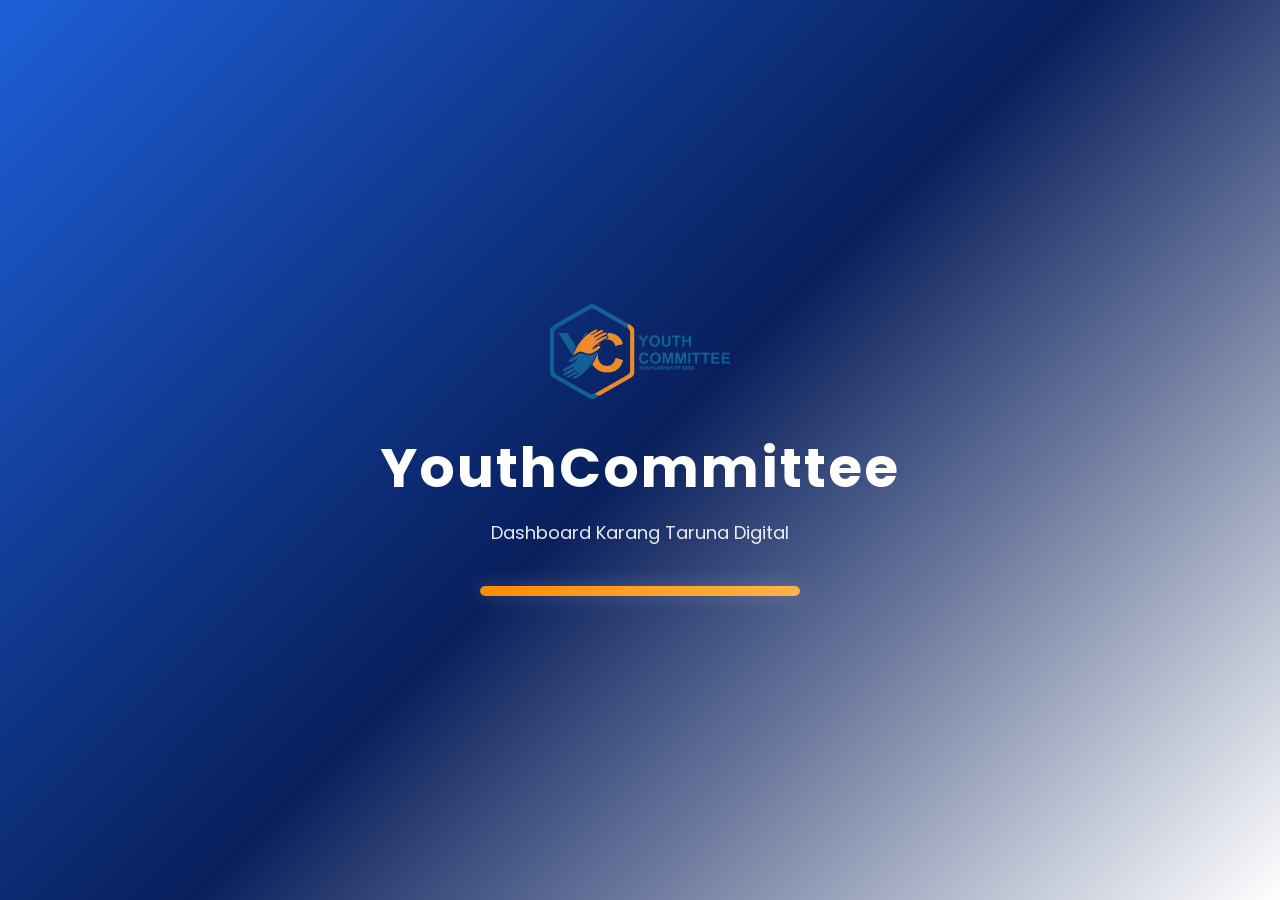
<file: index.html>
<!DOCTYPE html>
<html lang="id">

<head>

    <meta charset="UTF-8">
    <meta name="viewport" content="width=device-width, initial-scale=1.0">

    <title>YouthCommittee</title>

    <link rel="stylesheet" href="css/splash.css">

    <link href="https://fonts.googleapis.com/css2?family=Poppins:wght@300;400;500;600;700&display=swap"
        rel="stylesheet">

</head>

<body>

    <div class="particles"></div>

    <div class="splash-container">

        <div class="logo-box">

            <img src="assets/Logo.png" alt="Logo">

        </div>

        <h1>YouthCommittee</h1>

        <p>
            Dashboard Karang Taruna Digital
        </p>

        <div class="loader">

            <div class="loader-bar"></div>

        </div>

    </div>

    <script src="js/splash.js"></script>

</body>

</html>
</file>
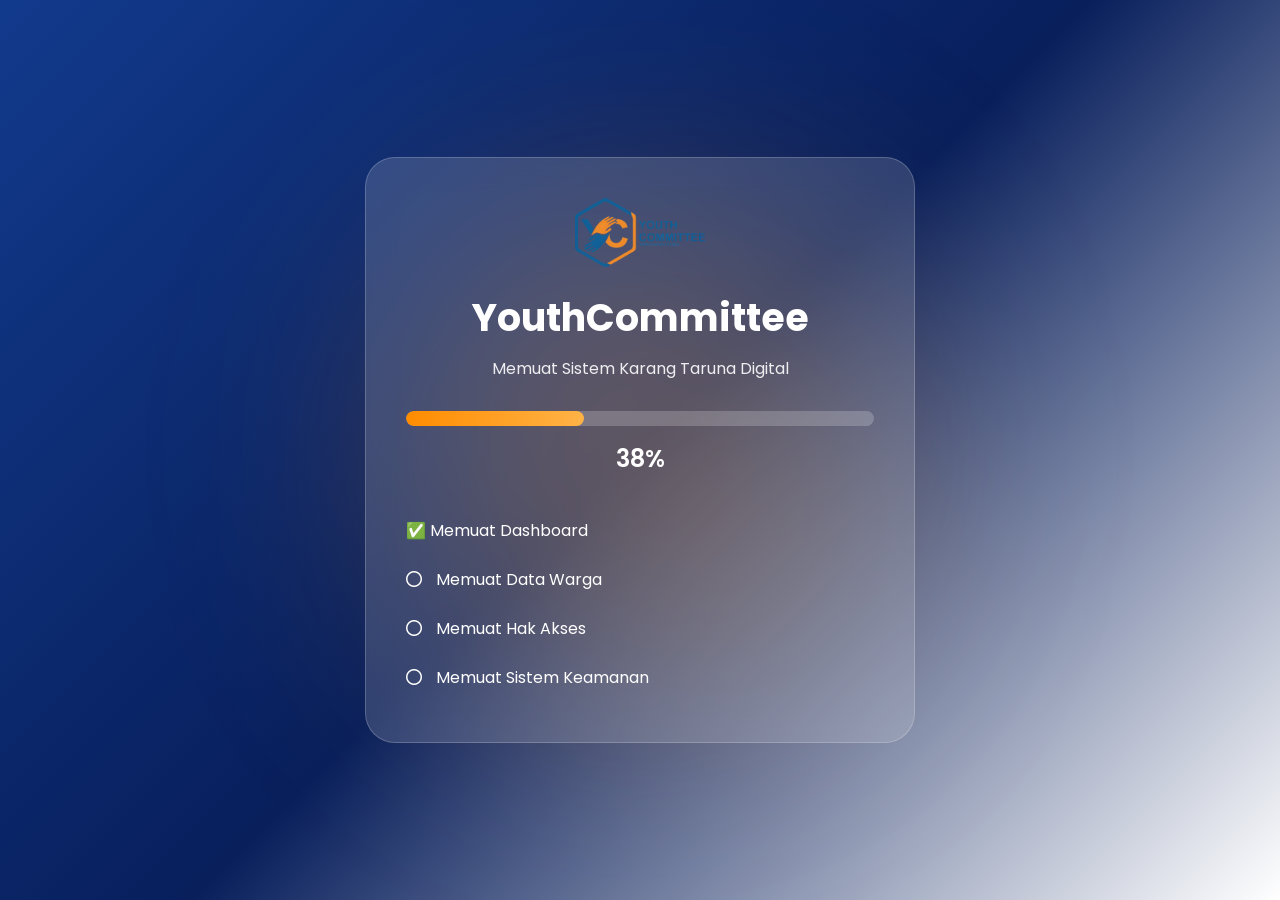
<file: loading.html>
<!DOCTYPE html>
<html lang="id">

<head>

    <meta charset="UTF-8">
    <meta name="viewport" content="width=device-width, initial-scale=1.0">

    <title>Loading System</title>

    <link rel="stylesheet" href="css/loading.css">

    <link href="https://fonts.googleapis.com/css2?family=Poppins:wght@300;400;500;600;700&display=swap"
        rel="stylesheet">

    <link rel="stylesheet" href="https://cdnjs.cloudflare.com/ajax/libs/font-awesome/6.5.1/css/all.min.css">

</head>

<body>

    <div class="background-blur"></div>

    <div class="loading-card">

        <img src="assets/Logo.png" alt="Logo">

        <h1>YouthCommittee</h1>

        <p>
            Memuat Sistem Karang Taruna Digital
        </p>

        <div class="progress-container">

            <div class="progress-bar" id="progressBar">

            </div>

        </div>

        <div id="percent">

            0%

        </div>

        <div class="loading-list">

            <div id="step1">

                <i class="fa-regular fa-circle"></i>

                Memuat Dashboard

            </div>

            <div id="step2">

                <i class="fa-regular fa-circle"></i>

                Memuat Data Warga

            </div>

            <div id="step3">

                <i class="fa-regular fa-circle"></i>

                Memuat Hak Akses

            </div>

            <div id="step4">

                <i class="fa-regular fa-circle"></i>

                Memuat Sistem Keamanan

            </div>

        </div>

    </div>

    <script src="js/loading.js"></script>

</body>

</html>
</file>
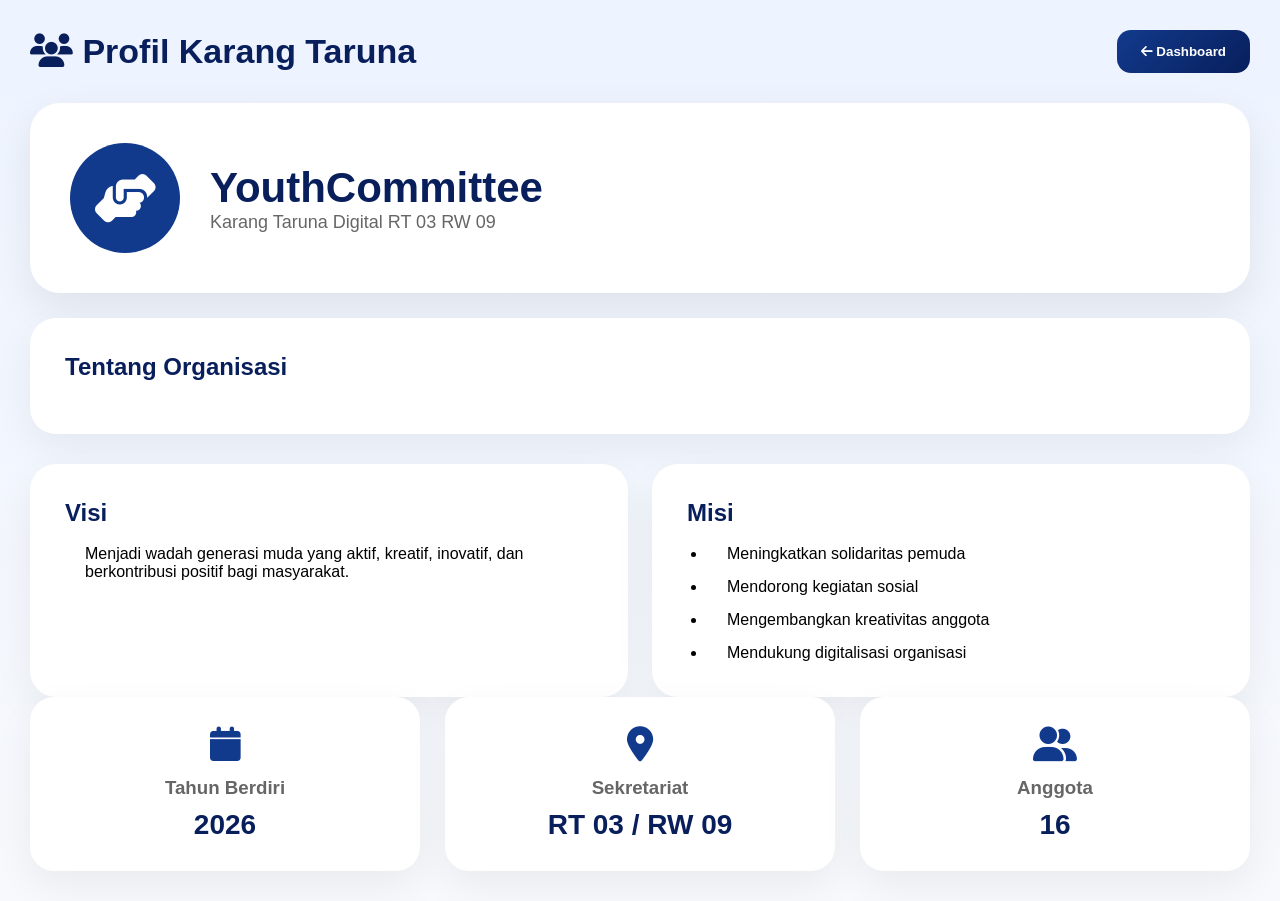
<file: profil.html>
<!DOCTYPE html>
<html lang="id">

<head>
    <meta charset="UTF-8">
    <meta name="viewport" content="width=device-width, initial-scale=1.0">
    <title>Profil Karang Taruna</title>

    <link rel="stylesheet" href="css/profil.css">

    <link rel="stylesheet" href="https://cdnjs.cloudflare.com/ajax/libs/font-awesome/6.5.1/css/all.min.css">
</head>

<body>

    <div class="container">

        <div class="header">
            <h1>
                <i class="fa-solid fa-users"></i>
                Profil Karang Taruna
            </h1>

            <a href="dashboard.html">
                <button class="back-btn">
                    <i class="fa fa-arrow-left"></i>
                    Dashboard
                </button>
            </a>
        </div>

        <div class="hero-card">
            <div class="hero-logo">
                <i class="fa-solid fa-handshake-angle"></i>
            </div>

            <div class="hero-content">
                <h2>YouthCommittee</h2>
                <p>Karang Taruna Digital RT 03 RW 09</p>
            </div>
        </div>

        <div class="profile-card">
            <h2>Tentang Organisasi</h2>

            <p>

            </p>
        </div>

        <div class="vision-grid">

            <div class="info-card">
                <h2>Visi</h2>
                <p>
                    Menjadi wadah generasi muda yang aktif, kreatif, inovatif,
                    dan berkontribusi positif bagi masyarakat.
                </p>
            </div>

            <div class="info-card">
                <h2>Misi</h2>

                <ul>
                    <li>Meningkatkan solidaritas pemuda</li>
                    <li>Mendorong kegiatan sosial</li>
                    <li>Mengembangkan kreativitas anggota</li>
                    <li>Mendukung digitalisasi organisasi</li>
                </ul>
            </div>

        </div>

        <div class="stats-grid">

            <div class="stat-card">
                <i class="fa-solid fa-calendar"></i>
                <h3>Tahun Berdiri</h3>
                <h2>2026</h2>
            </div>

            <div class="stat-card">
                <i class="fa-solid fa-location-dot"></i>
                <h3>Sekretariat</h3>
                <h2>RT 03 / RW 09</h2>
            </div>

            <div class="stat-card">
                <i class="fa-solid fa-user-group"></i>
                <h3>Anggota</h3>
                <h2>16</h2>
            </div>

        </div>

    </div>

</body>

</html>
</file>
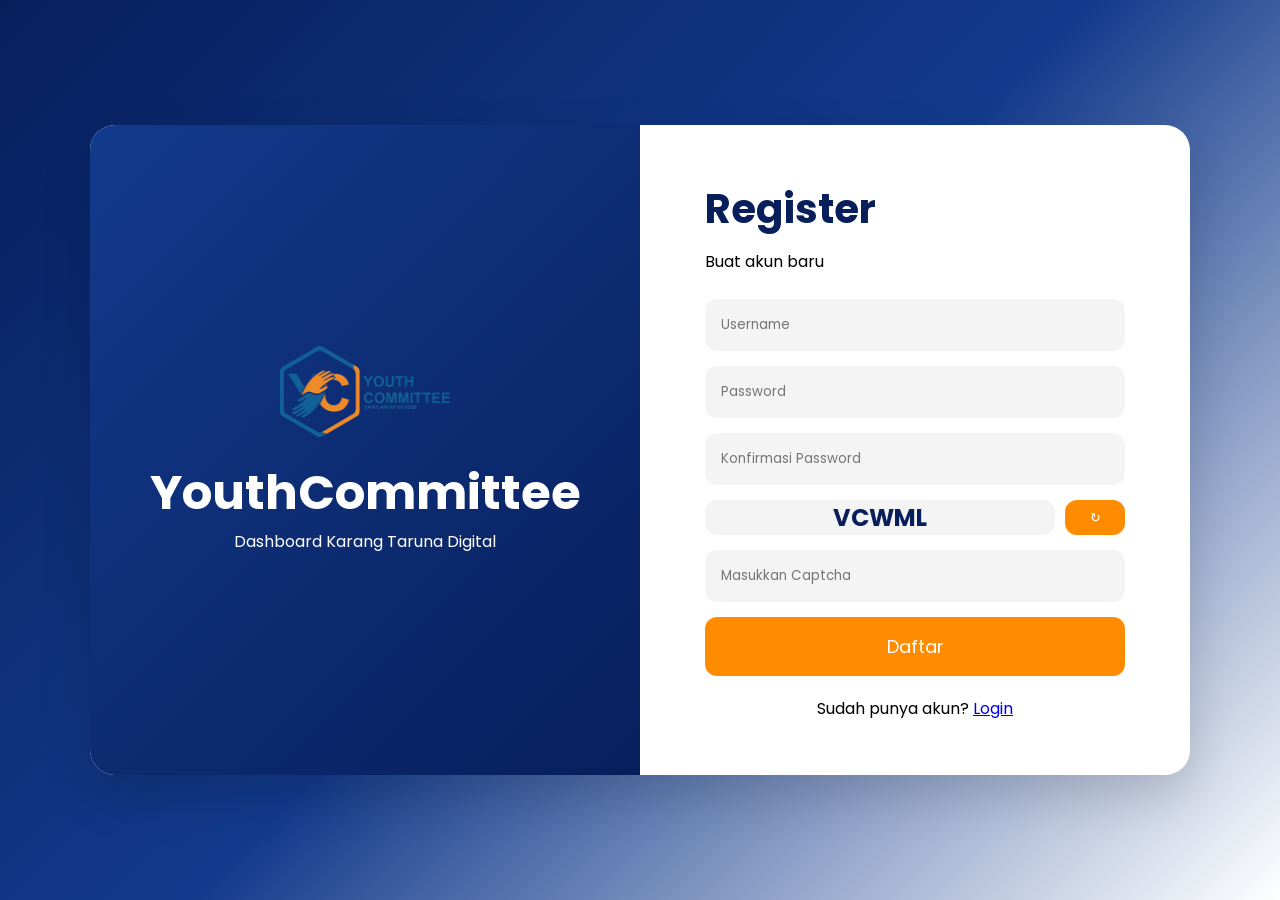
<file: register.html>
<!DOCTYPE html>
<html lang="id">

<head>
    <meta charset="UTF-8">
    <meta name="viewport" content="width=device-width, initial-scale=1.0">
    <title>Register - YouthCommittee</title>

    <link rel="stylesheet" href="css/register.css">
    <link href="https://fonts.googleapis.com/css2?family=Poppins:wght@300;400;500;600;700&display=swap"
        rel="stylesheet">
</head>

<body>

    <div id="notificationContainer"></div>

    <div class="container page-enter">

        <div class="left-side">
            <img src="assets/Logo.png" class="logo">
            <h1>YouthCommittee</h1>
            <p>Dashboard Karang Taruna Digital</p>
        </div>

        <div class="right-side">

            <div class="register-card">
                <h2>Register</h2>
                <p>Buat akun baru</p>

                <input type="text" id="username" placeholder="Username">
                <input type="password" id="password" placeholder="Password">
                <input type="password" id="confirmPassword" placeholder="Konfirmasi Password">

                <div class="captcha-box">
                    <div id="captchaText"></div>
                    <button onclick="generateCaptcha()">↻</button>
                </div>

                <input type="text" id="captchaInput" placeholder="Masukkan Captcha">

                <button class="register-btn" onclick="registerUser()">
                    Daftar
                </button>

                <div class="back-login">
                    Sudah punya akun?
                    <a href="login.html">Login</a>
                </div>
            </div>

        </div>

    </div>

    <script src="js/notification.js"></script>
    <script src="js/captcha.js"></script>
    <script src="js/register.js"></script>

</body>

</html>
</file>
<file: css/splash.css>
* {
    margin: 0;
    padding: 0;
    box-sizing: border-box;
    font-family: 'Poppins', sans-serif;
}

body {
    height: 100vh;
    overflow: hidden;

    background:
        linear-gradient(135deg,
            #1E5FD8,
            #081F5C,
            #ffffff);

    display: flex;
    justify-content: center;
    align-items: center;
    position: relative;
}

.splash-container {

    display: flex;
    flex-direction: column;

    align-items: center;
    justify-content: center;

    text-align: center;

    z-index: 10;

    animation:
        fadeIn 1.5s ease;
}

.logo-box img {

    width: 180px;
    object-fit: contain;
}

h1 {

    margin-top: 20px;

    font-size: 55px;

    font-weight: 700;

    color: white;

    letter-spacing: 2px;
}

p {

    margin-top: 10px;

    font-size: 18px;

    color: white;

    opacity: .9;
}

.loader {

    width: 320px;

    height: 10px;

    background:
        rgba(255, 255, 255, .2);

    margin: 40px auto 0 auto;

    border-radius: 50px;

    overflow: hidden;

    box-shadow:
        0 0 20px rgba(255, 255, 255, .2);
}

.loader-bar {

    height: 100%;

    width: 0;

    background:
        linear-gradient(90deg,
            #ff8c00,
            #ffb347);

    border-radius: 50px;

    box-shadow:
        0 0 15px #ff8c00,
        0 0 30px #ffb347;

    animation:
        loading 3s linear forwards;
}

@keyframes loading {

    0% {
        width: 0;
    }

    100% {
        width: 100%;
    }
}


@keyframes fadeIn {

    from {
        opacity: 0;
        transform: scale(.9);
    }

    to {
        opacity: 1;
        transform: scale(1);
    }
}

.fade-out {

    opacity: 0;

    transform: scale(1.05);

    transition:
        all .8s ease;
}

.login-card {

    animation:
        slideUp .8s ease;
}

@keyframes slideUp {

    from {

        opacity: 0;

        transform:
            translateY(50px);

    }

    to {

        opacity: 1;

        transform:
            translateY(0);

    }

}
</file>
<file: css/loading.css>
* {
    margin: 0;
    padding: 0;
    box-sizing: border-box;
    font-family: 'Poppins', sans-serif;
}

body {

    height: 100vh;

    display: flex;
    justify-content: center;
    align-items: center;

    overflow: hidden;

    background:
        linear-gradient(135deg,
            #123A8C,
            #081F5C,
            #ffffff);

    position: relative;
}

.background-blur {

    position: absolute;

    width: 500px;
    height: 500px;

    background:
        rgba(255, 140, 0, .25);

    filter: blur(120px);

    border-radius: 50%;

    animation:
        floatBg 6s infinite ease-in-out;
}

.loading-card {

    width: 550px;

    padding: 40px;

    background:
        rgba(255, 255, 255, .15);

    backdrop-filter:
        blur(15px);

    border:
        1px solid rgba(255, 255, 255, .2);

    border-radius: 30px;

    text-align: center;

    color: white;

    z-index: 2;

    animation:
        fadeIn 1s ease;
}

.loading-card img {

    width: 130px;
    object-fit: contain;
}

.loading-card h1 {

    margin-top: 15px;

    font-size: 38px;
}

.loading-card p {

    margin-top: 10px;

    opacity: .9;
}

.progress-container {

    width: 100%;

    height: 15px;

    background:
        rgba(255, 255, 255, .2);

    border-radius: 30px;

    margin-top: 30px;

    overflow: hidden;
}

.progress-bar {

    height: 100%;

    width: 0%;

    background:
        linear-gradient(90deg,
            #ff8c00,
            #ffb347);

    border-radius: 30px;

    transition: .3s;
}

#percent {

    margin-top: 15px;

    font-size: 24px;

    font-weight: 600;
}

.loading-list {

    margin-top: 30px;

    text-align: left;
}

.loading-list div {

    padding: 12px 0;

    font-size: 16px;

    display: flex;
    align-items: center;
    gap: 10px;
}

.loading-list i {

    width: 20px;
}

@keyframes fadeIn {

    from {

        opacity: 0;

        transform:
            translateY(30px);

    }

    to {

        opacity: 1;

        transform:
            translateY(0);

    }
}

@keyframes floatBg {

    50% {

        transform:
            translate(50px,
                -30px);

    }
}
</file>
<file: css/profil.css>
* {
    margin: 0;
    padding: 0;
    box-sizing: border-box;
    font-family: 'Poppins', sans-serif;
}

body {
    background: linear-gradient(180deg, #edf3ff, #f7f9fc);
    padding: 30px;
    min-height: 100vh;
}

.container {
    max-width: 1400px;
    margin: auto;
}

.header {
    display: flex;
    justify-content: space-between;
    align-items: center;
    margin-bottom: 30px;
}

.header h1 {
    color: #081F5C;
    font-size: 34px;
}

.back-btn {
    padding: 14px 24px;
    border: none;
    border-radius: 14px;
    cursor: pointer;
    background: linear-gradient(135deg, #123A8C, #081F5C);
    color: white;
    font-weight: 600;
}

.hero-card {
    background: white;
    border-radius: 30px;
    padding: 40px;
    display: flex;
    align-items: center;
    gap: 30px;
    box-shadow: 0 15px 40px rgba(0, 0, 0, .08);
    margin-bottom: 25px;
}

.hero-logo {
    width: 110px;
    height: 110px;
    border-radius: 50%;
    background: #123A8C;
    display: flex;
    justify-content: center;
    align-items: center;
    font-size: 50px;
    color: white;
}

.hero-content h2 {
    font-size: 42px;
    color: #081F5C;
}

.hero-content p {
    font-size: 18px;
    color: #666;
}

.profile-card,
.info-card {
    background: white;
    padding: 35px;
    border-radius: 26px;
    box-shadow: 0 15px 40px rgba(0, 0, 0, .06);
}

.profile-card {
    margin-bottom: 25px;
}

.profile-card h2,
.info-card h2 {
    color: #081F5C;
    margin-bottom: 18px;
}

.profile-card p,
.info-card p,
.info-card li {
   margin-top:15px;
    padding-left:20px;
}

.info-card ul{
    margin-top:15px;
    padding-left:20px;
}

.vision-grid{
    display:grid;
    grid-template-columns:1fr 1fr;
    gap:24px;
    margin-top:30px;
    align-items:stretch;
}

.stats-grid {
    display: grid;
    grid-template-columns: repeat(3, 1fr);
    gap: 25px;
}

.stat-card {
    background: white;
    padding: 30px;
    border-radius: 24px;
    text-align: center;
    box-shadow: 0 15px 40px rgba(0, 0, 0, .06);
}

.stat-card i {
    font-size: 35px;
    color: #123A8C;
    margin-bottom: 15px;
}

.stat-card h3 {
    color: #666;
    margin-bottom: 10px;
}

.stat-card h2 {
    color: #081F5C;
    font-size: 28px;
}

@media(max-width:900px) {

    .vision-grid {
        grid-template-columns: 1fr;
    }

    .stats-grid {
        grid-template-columns: 1fr;
    }

    .hero-card {
        flex-direction: column;
        text-align: center;
    }
}
.tujuan-card{
    margin-top:30px;
    background:white;
    padding:35px;
    border-radius:24px;
    box-shadow:0 10px 30px rgba(0,0,0,.08);
}

.tujuan-card h2{
    color:#081F5C;
    margin-bottom:20px;
}

.tujuan-card i{
    margin-right:10px;
    color:#123A8C;
}

.tujuan-card ul{
    padding-left:25px;
}

.tujuan-card li{
    margin-bottom:16px;
    line-height:1.8;
}
</file>
<file: css/register.css>
* {
    margin: 0;
    padding: 0;
    box-sizing: border-box;
    font-family: 'Poppins', sans-serif;
}

body {
    height: 100vh;
    display: flex;
    justify-content: center;
    align-items: center;
    background: linear-gradient(135deg, #081F5C, #123A8C, #ffffff);
}

.container {
    width: 1100px;
    height: 650px;
    background: white;
    display: flex;
    border-radius: 25px;
    overflow: hidden;
    box-shadow: 0 20px 50px rgba(0, 0, 0, .15);
}

.left-side {
    flex: 1;
    background: linear-gradient(135deg, #123A8C, #081F5C);
    display: flex;
    flex-direction: column;
    justify-content: center;
    align-items: center;
    color: white;
    padding: 40px;
}

.logo {
    width: 170px;
}

.left-side h1 {
    font-size: 48px;
    margin-top: 20px;
}

.right-side {
    flex: 1;
    display: flex;
    justify-content: center;
    align-items: center;
    padding: 40px;
}

.register-card {
    width: 100%;
    max-width: 420px;
}

.register-card h2 {
    font-size: 40px;
    color: #081F5C;
}

.register-card p {
    margin: 10px 0 25px;
}

.register-card input {
    width: 100%;
    padding: 16px;
    margin-bottom: 15px;
    border: none;
    background: #f4f4f4;
    border-radius: 12px;
}

.captcha-box {
    display: flex;
    gap: 10px;
    margin-bottom: 15px;
}

#captchaText {
    flex: 1;
    background: #f4f4f4;
    display: flex;
    justify-content: center;
    align-items: center;
    border-radius: 12px;
    font-size: 24px;
    font-weight: bold;
    color: #081F5C;
}

.captcha-box button {
    width: 60px;
    border: none;
    background: #ff8c00;
    color: white;
    border-radius: 12px;
    cursor: pointer;
}

.register-btn {
    width: 100%;
    padding: 16px;
    border: none;
    background: #ff8c00;
    color: white;
    font-size: 18px;
    border-radius: 12px;
    cursor: pointer;
}

.back-login {
    margin-top: 20px;
    text-align: center;
}

#notificationContainer {

    position: fixed;

    top: 30px;
    right: 30px;

    z-index: 9999;
}

.custom-notif {

    width: 360px;

    padding: 18px 22px;

    margin-bottom: 15px;

    border-radius: 20px;

    backdrop-filter: blur(16px);

    background:
        rgba(255, 255, 255, .92);

    box-shadow:
        0 20px 40px rgba(0, 0, 0, .15);

    display: flex;
    align-items: center;
    gap: 15px;

    transform:
        translateX(450px);

    opacity: 0;

    position: relative;

    overflow: hidden;

    animation:
        slideIn .7s cubic-bezier(.16, 1, .3, 1) forwards,
        floatNotif 2.8s ease-in-out infinite;
}

.custom-notif.success {
    border-left: 6px solid #00b894;
}

.custom-notif.error {
    border-left: 6px solid #ff4d4f;
}

.custom-notif.warning {
    border-left: 6px solid #ff8c00;
}

.notif-icon {

    font-size: 28px;
}

.notif-text h3 {

    font-size: 18px;
    color: #081F5C;
}

.notif-text p {

    font-size: 14px;
    color: #666;

    margin-top: 4px;
}

.notif-progress {

    position: absolute;
    bottom: 0;
    left: 0;

    height: 5px;
    width: 100%;

    border-radius: 0 0 20px 20px;

    animation:
        progressBar 3s linear forwards;
}

.success .notif-progress {
    background: #00b894;
}

.error .notif-progress {
    background: #ff4d4f;
}

.warning .notif-progress {
    background: #ff8c00;
}

.custom-notif::before {

    content: "";

    position: absolute;
    top: 0;
    left: -120%;

    width: 60%;
    height: 100%;

    background:
        linear-gradient(90deg,
            transparent,
            rgba(255, 255, 255, .45),
            transparent);

    transform: skewX(-25deg);

    animation:
        shine 2.5s infinite;
}

@keyframes slideIn {

    0% {
        transform: translateX(450px) scale(.8);
        opacity: 0;
    }

    70% {
        transform: translateX(-12px) scale(1.03);
        opacity: 1;
    }

    100% {
        transform: translateX(0) scale(1);
        opacity: 1;
    }
}

@keyframes slideOut {

    0% {
        transform: translateX(0);
        opacity: 1;
    }

    100% {
        transform: translateX(450px);
        opacity: 0;
    }
}

@keyframes progressBar {

    from {
        width: 100%;
    }

    to {
        width: 0%;
    }
}

@keyframes floatNotif {

    0%,
    100% {
        transform: translateY(0);
    }

    50% {
        transform: translateY(-4px);
    }
}

@keyframes shine {

    100% {
        left: 160%;
    }
}

.page-enter {
    animation: pageEnter .8s cubic-bezier(.16, 1, .3, 1);
}

@keyframes pageEnter {
    0% {
        opacity: 0;
        transform: translateY(40px) scale(.96);
        filter: blur(10px);
    }

    100% {
        opacity: 1;
        transform: translateY(0) scale(1);
        filter: blur(0);
    }
}

@keyframes pageExit {
    0% {
        opacity: 1;
        transform: translateY(0) scale(1);
        filter: blur(0);
    }

    100% {
        opacity: 0;
        transform: translateY(-30px) scale(.96);
        filter: blur(10px);
    }
}
</file>
